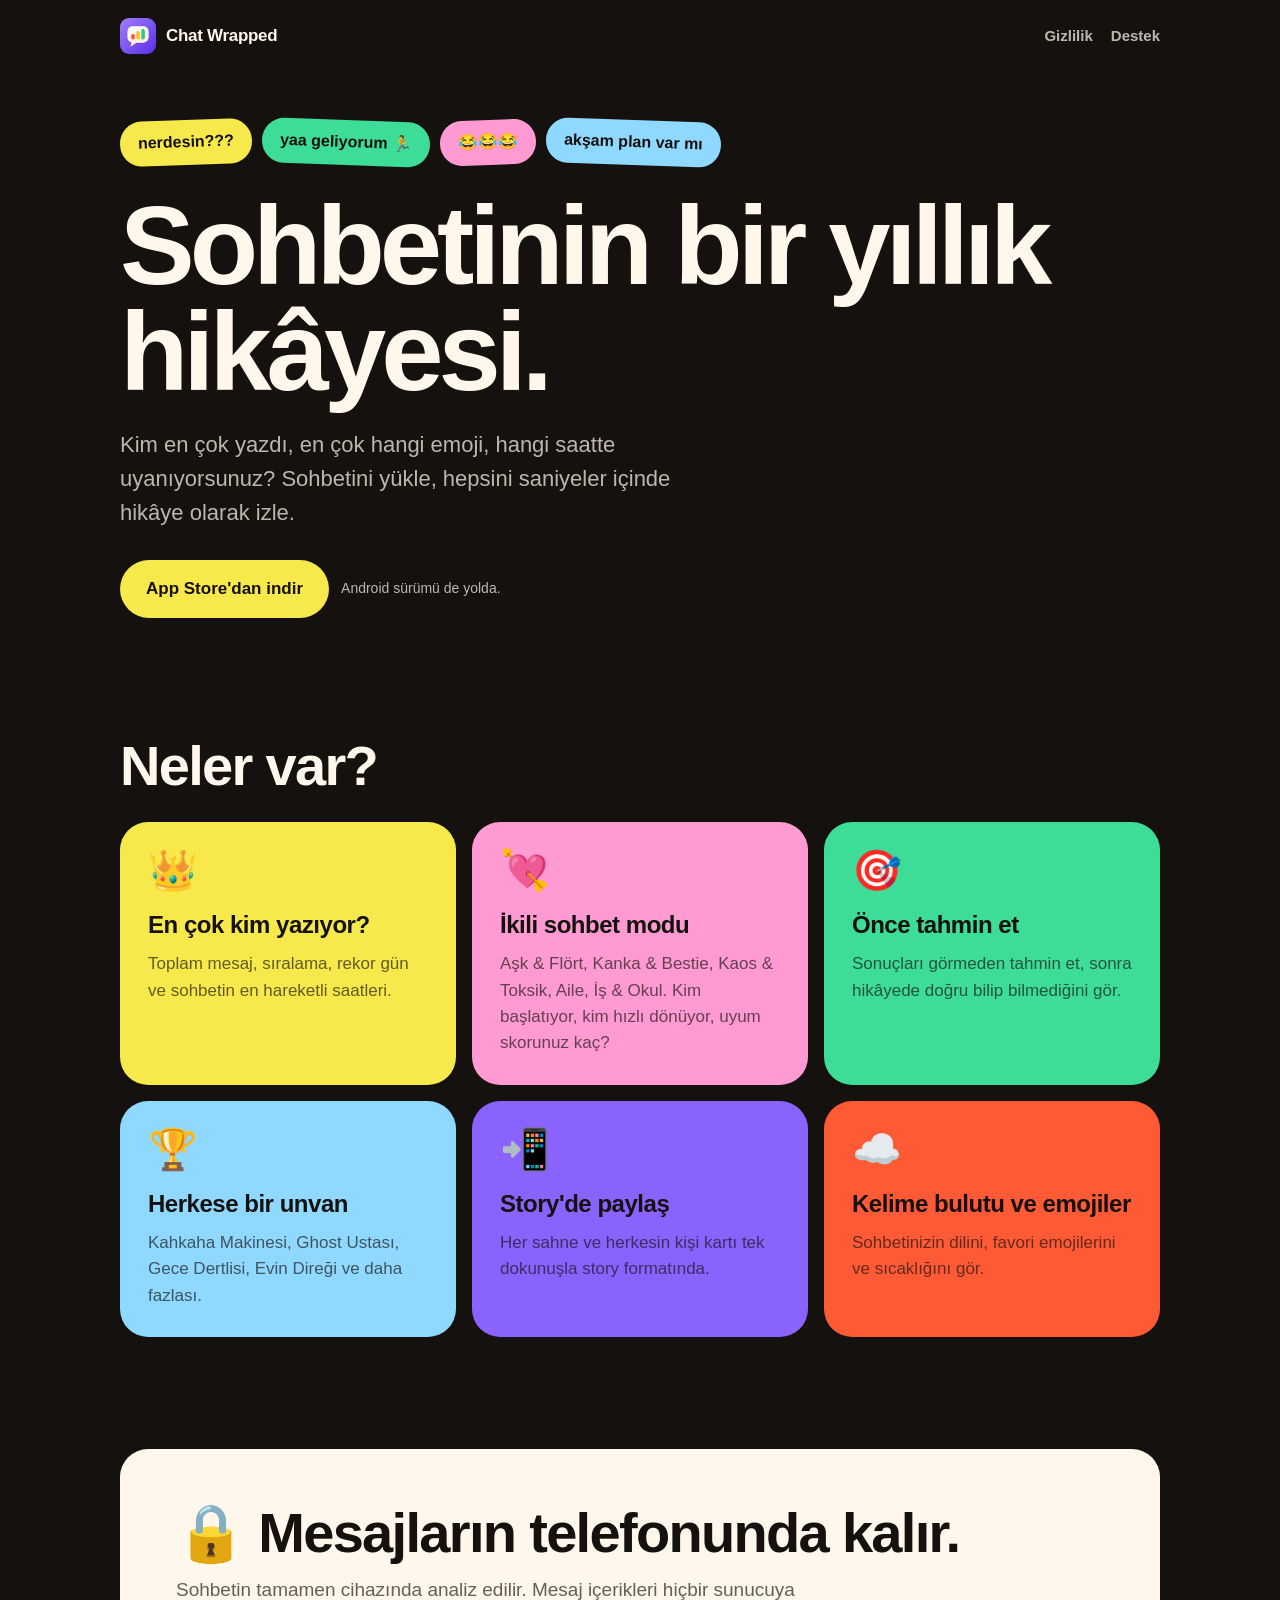
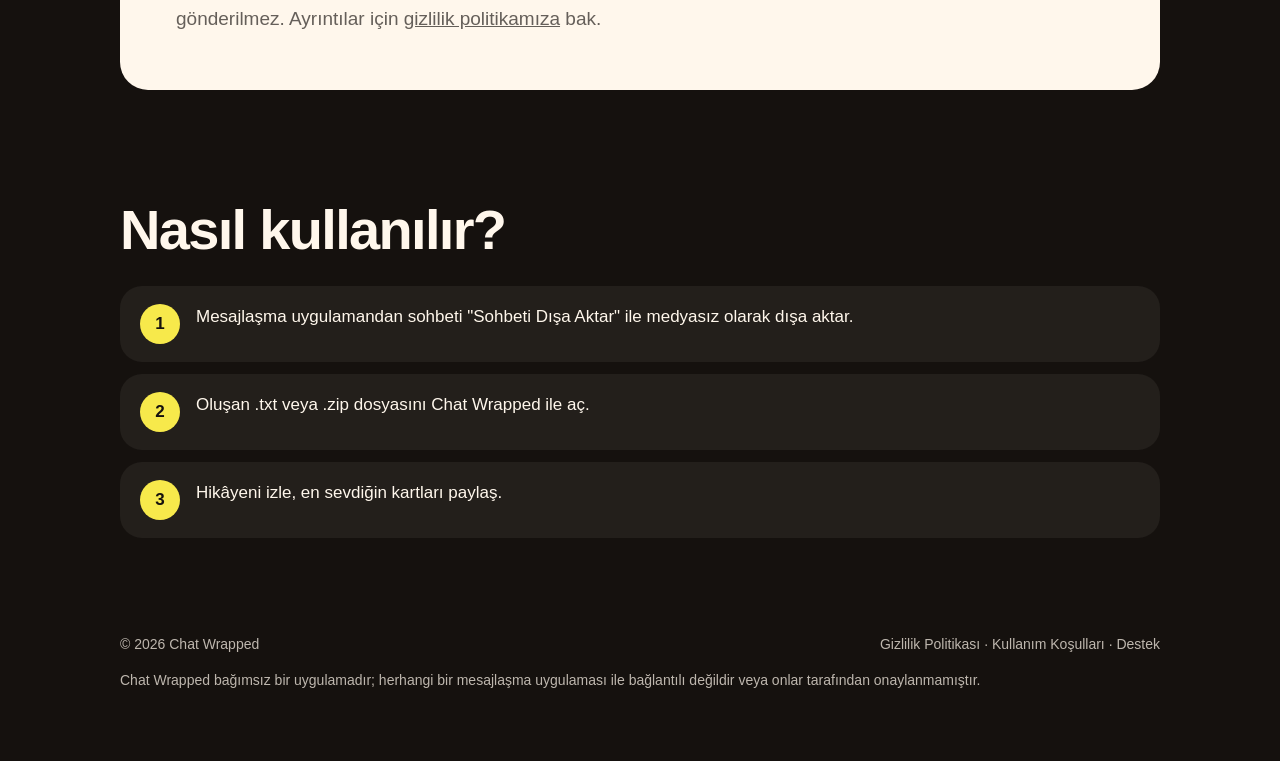
<file: index.html>
<!doctype html>
<html lang="tr">
<head>
  <meta charset="utf-8">
  <meta name="viewport" content="width=device-width, initial-scale=1">
  <title>Chat Wrapped — Sohbetinin yıllık hikâyesi</title>
  <meta name="description" content="Sohbetini yükle, yılın hikâyesini izle: en çok kim yazdı, favori emoji, hangi saatte uyanıyorsunuz. Analiz tamamen telefonunda yapılır.">
  <meta property="og:title" content="Chat Wrapped — Sohbetinin yıllık hikâyesi">
  <meta property="og:description" content="En çok kim yazdı? Favori emojin ne? Sohbetinin bir yılı, saniyeler içinde ve telefonundan çıkmadan.">
  <meta property="og:image" content="https://chatwrapped.fun/assets/icon.png">
  <meta property="og:url" content="https://chatwrapped.fun/">
  <meta name="theme-color" content="#15110E">
  <meta name="apple-itunes-app" content="app-id=6826620272">
  <link rel="icon" href="/assets/favicon.png">
  <link rel="apple-touch-icon" href="/assets/icon.png">
  <link rel="stylesheet" href="/assets/style.css">
</head>
<body>
  <header class="wrap nav">
    <a class="brand" href="/"><img src="/assets/icon.png" alt=""><span>Chat Wrapped</span></a>
    <nav class="nav-links">
      <a href="/gizlilik/">Gizlilik</a>
      <a href="/destek/">Destek</a>
    </nav>
  </header>

  <main>
    <section class="wrap hero">
      <div class="bubbles" aria-hidden="true">
        <span class="bubble bg-lemon">nerdesin???</span>
        <span class="bubble bg-mint">yaa geliyorum 🏃</span>
        <span class="bubble bg-pink">😂😂😂</span>
        <span class="bubble bg-sky">akşam plan var mı</span>
      </div>
      <h1>Sohbetinin bir yıllık hikâyesi.</h1>
      <p class="lead">Kim en çok yazdı, en çok hangi emoji, hangi saatte uyanıyorsunuz? Sohbetini yükle, hepsini saniyeler içinde hikâye olarak izle.</p>
      <div class="cta-row">
        <a class="btn" href="https://apps.apple.com/tr/app/chat-wrapped-mesaj-analizi/id6826620272?l=tr" rel="noopener">App Store'dan indir</a>
        <span class="soon">Android sürümü de yolda.</span>
      </div>
    </section>

    <section class="wrap section">
      <h2>Neler var?</h2>
      <div class="grid">
        <div class="card bg-lemon">
          <div class="emoji">👑</div>
          <h3>En çok kim yazıyor?</h3>
          <p>Toplam mesaj, sıralama, rekor gün ve sohbetin en hareketli saatleri.</p>
        </div>
        <div class="card bg-pink">
          <div class="emoji">💘</div>
          <h3>İkili sohbet modu</h3>
          <p>Aşk &amp; Flört, Kanka &amp; Bestie, Kaos &amp; Toksik, Aile, İş &amp; Okul. Kim başlatıyor, kim hızlı dönüyor, uyum skorunuz kaç?</p>
        </div>
        <div class="card bg-mint">
          <div class="emoji">🎯</div>
          <h3>Önce tahmin et</h3>
          <p>Sonuçları görmeden tahmin et, sonra hikâyede doğru bilip bilmediğini gör.</p>
        </div>
        <div class="card bg-sky">
          <div class="emoji">🏆</div>
          <h3>Herkese bir unvan</h3>
          <p>Kahkaha Makinesi, Ghost Ustası, Gece Dertlisi, Evin Direği ve daha fazlası.</p>
        </div>
        <div class="card bg-violet">
          <div class="emoji">📲</div>
          <h3>Story'de paylaş</h3>
          <p>Her sahne ve herkesin kişi kartı tek dokunuşla story formatında.</p>
        </div>
        <div class="card bg-tomato">
          <div class="emoji">☁️</div>
          <h3>Kelime bulutu ve emojiler</h3>
          <p>Sohbetinizin dilini, favori emojilerini ve sıcaklığını gör.</p>
        </div>
      </div>
    </section>

    <section class="wrap section">
      <div class="band">
        <h2>🔒 Mesajların telefonunda kalır.</h2>
        <p>Sohbetin tamamen cihazında analiz edilir. Mesaj içerikleri hiçbir sunucuya gönderilmez. Ayrıntılar için <a href="/gizlilik/">gizlilik politikamıza</a> bak.</p>
      </div>
    </section>

    <section class="wrap section">
      <h2>Nasıl kullanılır?</h2>
      <ol class="steps">
        <li>Mesajlaşma uygulamandan sohbeti "Sohbeti Dışa Aktar" ile medyasız olarak dışa aktar.</li>
        <li>Oluşan .txt veya .zip dosyasını Chat Wrapped ile aç.</li>
        <li>Hikâyeni izle, en sevdiğin kartları paylaş.</li>
      </ol>
    </section>
  </main>

  <footer class="wrap footer">
    <div class="row">
      <span>© 2026 Chat Wrapped</span>
      <span>
        <a href="/gizlilik/">Gizlilik Politikası</a> ·
        <a href="/kosullar/">Kullanım Koşulları</a> ·
        <a href="/destek/">Destek</a>
      </span>
    </div>
    <p>Chat Wrapped bağımsız bir uygulamadır; herhangi bir mesajlaşma uygulaması ile bağlantılı değildir veya onlar tarafından onaylanmamıştır.</p>
  </footer>
</body>
</html>
</file>
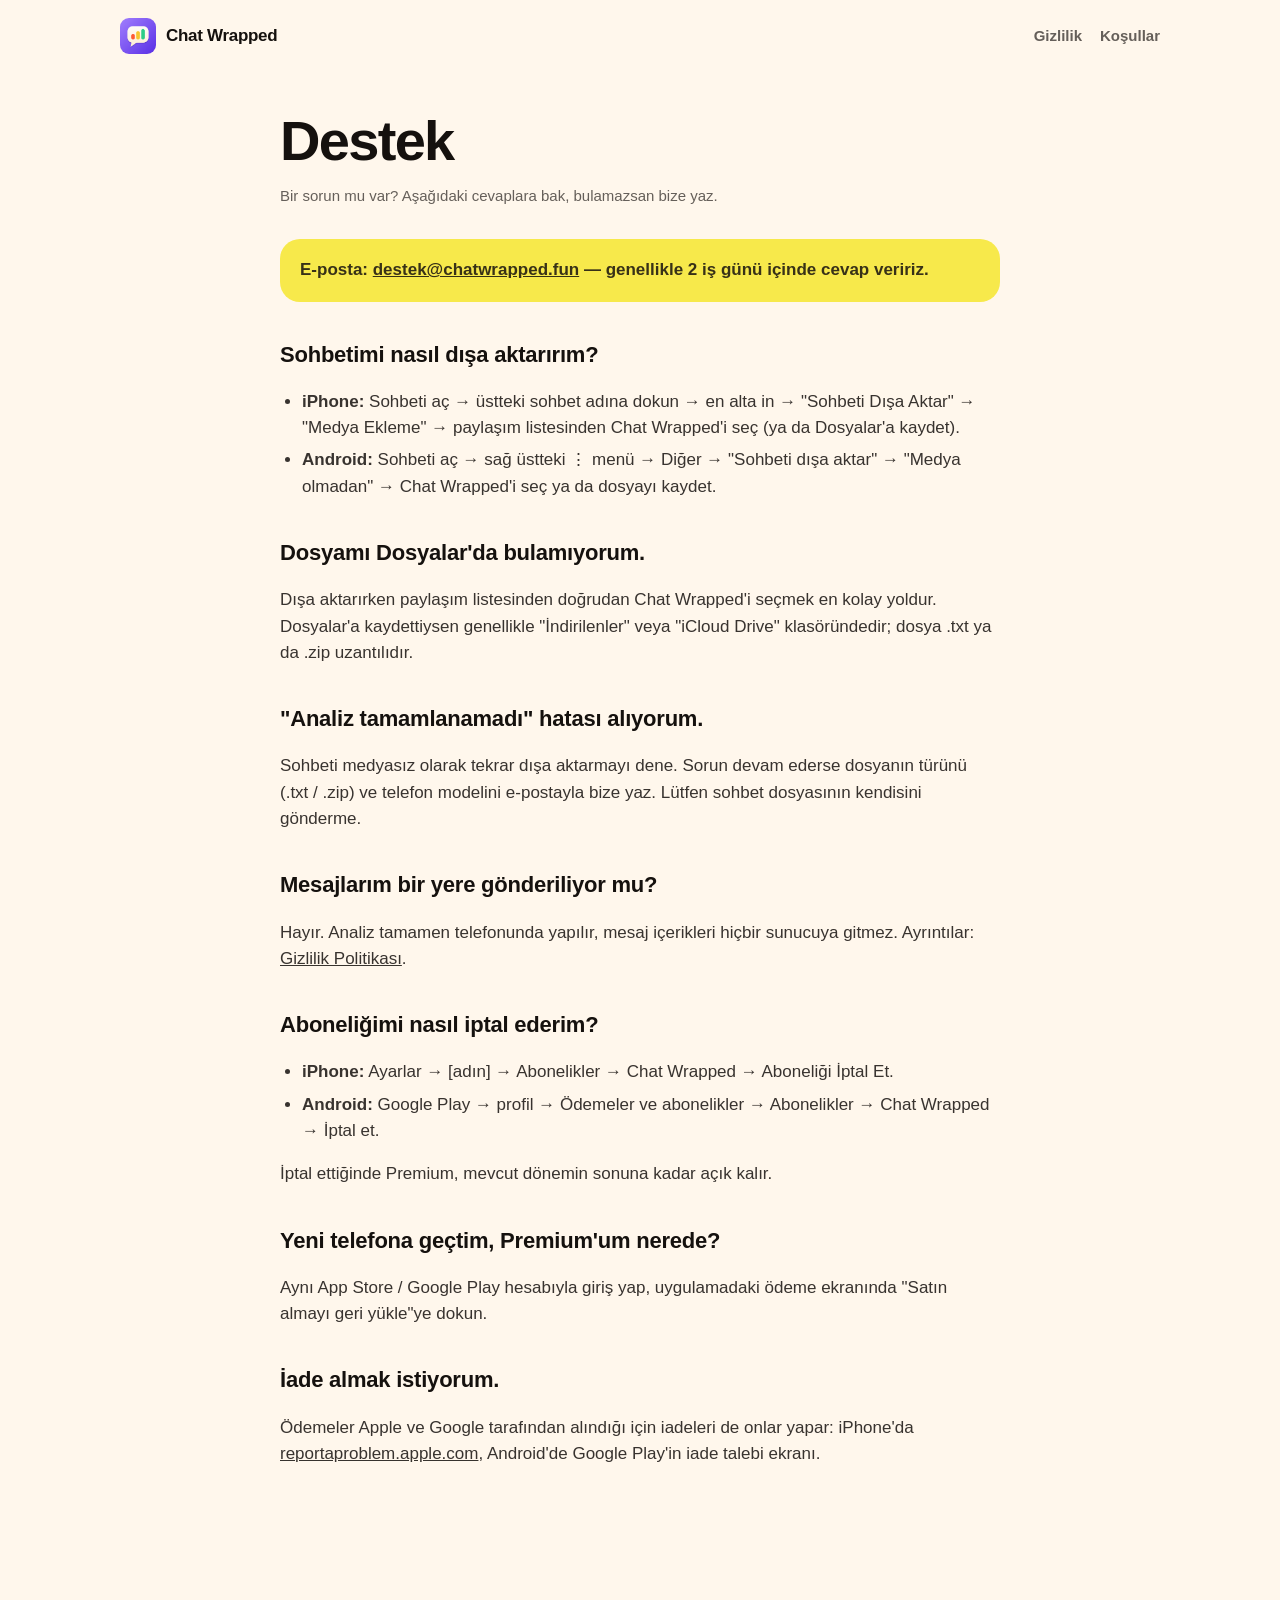
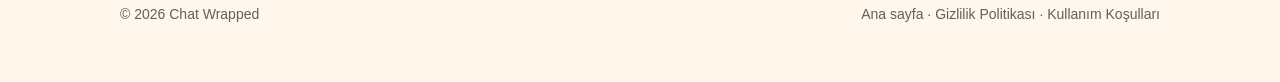
<file: destek/index.html>
<!doctype html>
<html lang="tr">
<head>
  <meta charset="utf-8">
  <meta name="viewport" content="width=device-width, initial-scale=1">
  <title>Destek — Chat Wrapped</title>
  <meta name="description" content="Chat Wrapped yardım ve sık sorulan sorular.">
  <meta name="theme-color" content="#FFF7EC">
  <link rel="icon" href="/assets/favicon.png">
  <link rel="stylesheet" href="/assets/style.css">
</head>
<body class="doc">
  <header class="wrap nav">
    <a class="brand" href="/"><img src="/assets/icon.png" alt=""><span>Chat Wrapped</span></a>
    <nav class="nav-links">
      <a href="/gizlilik/">Gizlilik</a>
      <a href="/kosullar/">Koşullar</a>
    </nav>
  </header>

  <main class="legal">
    <h1>Destek</h1>
    <p class="updated">Bir sorun mu var? Aşağıdaki cevaplara bak, bulamazsan bize yaz.</p>

    <p class="callout">E-posta: <a href="mailto:destek@chatwrapped.fun">destek@chatwrapped.fun</a> — genellikle 2 iş günü içinde cevap veririz.</p>

    <h2>Sohbetimi nasıl dışa aktarırım?</h2>
    <ul>
      <li><strong>iPhone:</strong> Sohbeti aç → üstteki sohbet adına dokun → en alta in → "Sohbeti Dışa Aktar" → "Medya Ekleme" → paylaşım listesinden Chat Wrapped'i seç (ya da Dosyalar'a kaydet).</li>
      <li><strong>Android:</strong> Sohbeti aç → sağ üstteki ⋮ menü → Diğer → "Sohbeti dışa aktar" → "Medya olmadan" → Chat Wrapped'i seç ya da dosyayı kaydet.</li>
    </ul>

    <h2>Dosyamı Dosyalar'da bulamıyorum.</h2>
    <p>Dışa aktarırken paylaşım listesinden doğrudan Chat Wrapped'i seçmek en kolay yoldur. Dosyalar'a kaydettiysen genellikle "İndirilenler" veya "iCloud Drive" klasöründedir; dosya .txt ya da .zip uzantılıdır.</p>

    <h2>"Analiz tamamlanamadı" hatası alıyorum.</h2>
    <p>Sohbeti medyasız olarak tekrar dışa aktarmayı dene. Sorun devam ederse dosyanın türünü (.txt / .zip) ve telefon modelini e-postayla bize yaz. Lütfen sohbet dosyasının kendisini gönderme.</p>

    <h2>Mesajlarım bir yere gönderiliyor mu?</h2>
    <p>Hayır. Analiz tamamen telefonunda yapılır, mesaj içerikleri hiçbir sunucuya gitmez. Ayrıntılar: <a href="/gizlilik/">Gizlilik Politikası</a>.</p>

    <h2>Aboneliğimi nasıl iptal ederim?</h2>
    <ul>
      <li><strong>iPhone:</strong> Ayarlar → [adın] → Abonelikler → Chat Wrapped → Aboneliği İptal Et.</li>
      <li><strong>Android:</strong> Google Play → profil → Ödemeler ve abonelikler → Abonelikler → Chat Wrapped → İptal et.</li>
    </ul>
    <p>İptal ettiğinde Premium, mevcut dönemin sonuna kadar açık kalır.</p>

    <h2>Yeni telefona geçtim, Premium'um nerede?</h2>
    <p>Aynı App Store / Google Play hesabıyla giriş yap, uygulamadaki ödeme ekranında "Satın almayı geri yükle"ye dokun.</p>

    <h2>İade almak istiyorum.</h2>
    <p>Ödemeler Apple ve Google tarafından alındığı için iadeleri de onlar yapar: iPhone'da <a href="https://reportaproblem.apple.com" rel="noopener">reportaproblem.apple.com</a>, Android'de Google Play'in iade talebi ekranı.</p>
  </main>

  <footer class="wrap footer">
    <div class="row">
      <span>© 2026 Chat Wrapped</span>
      <span><a href="/">Ana sayfa</a> · <a href="/gizlilik/">Gizlilik Politikası</a> · <a href="/kosullar/">Kullanım Koşulları</a></span>
    </div>
  </footer>
</body>
</html>
</file>
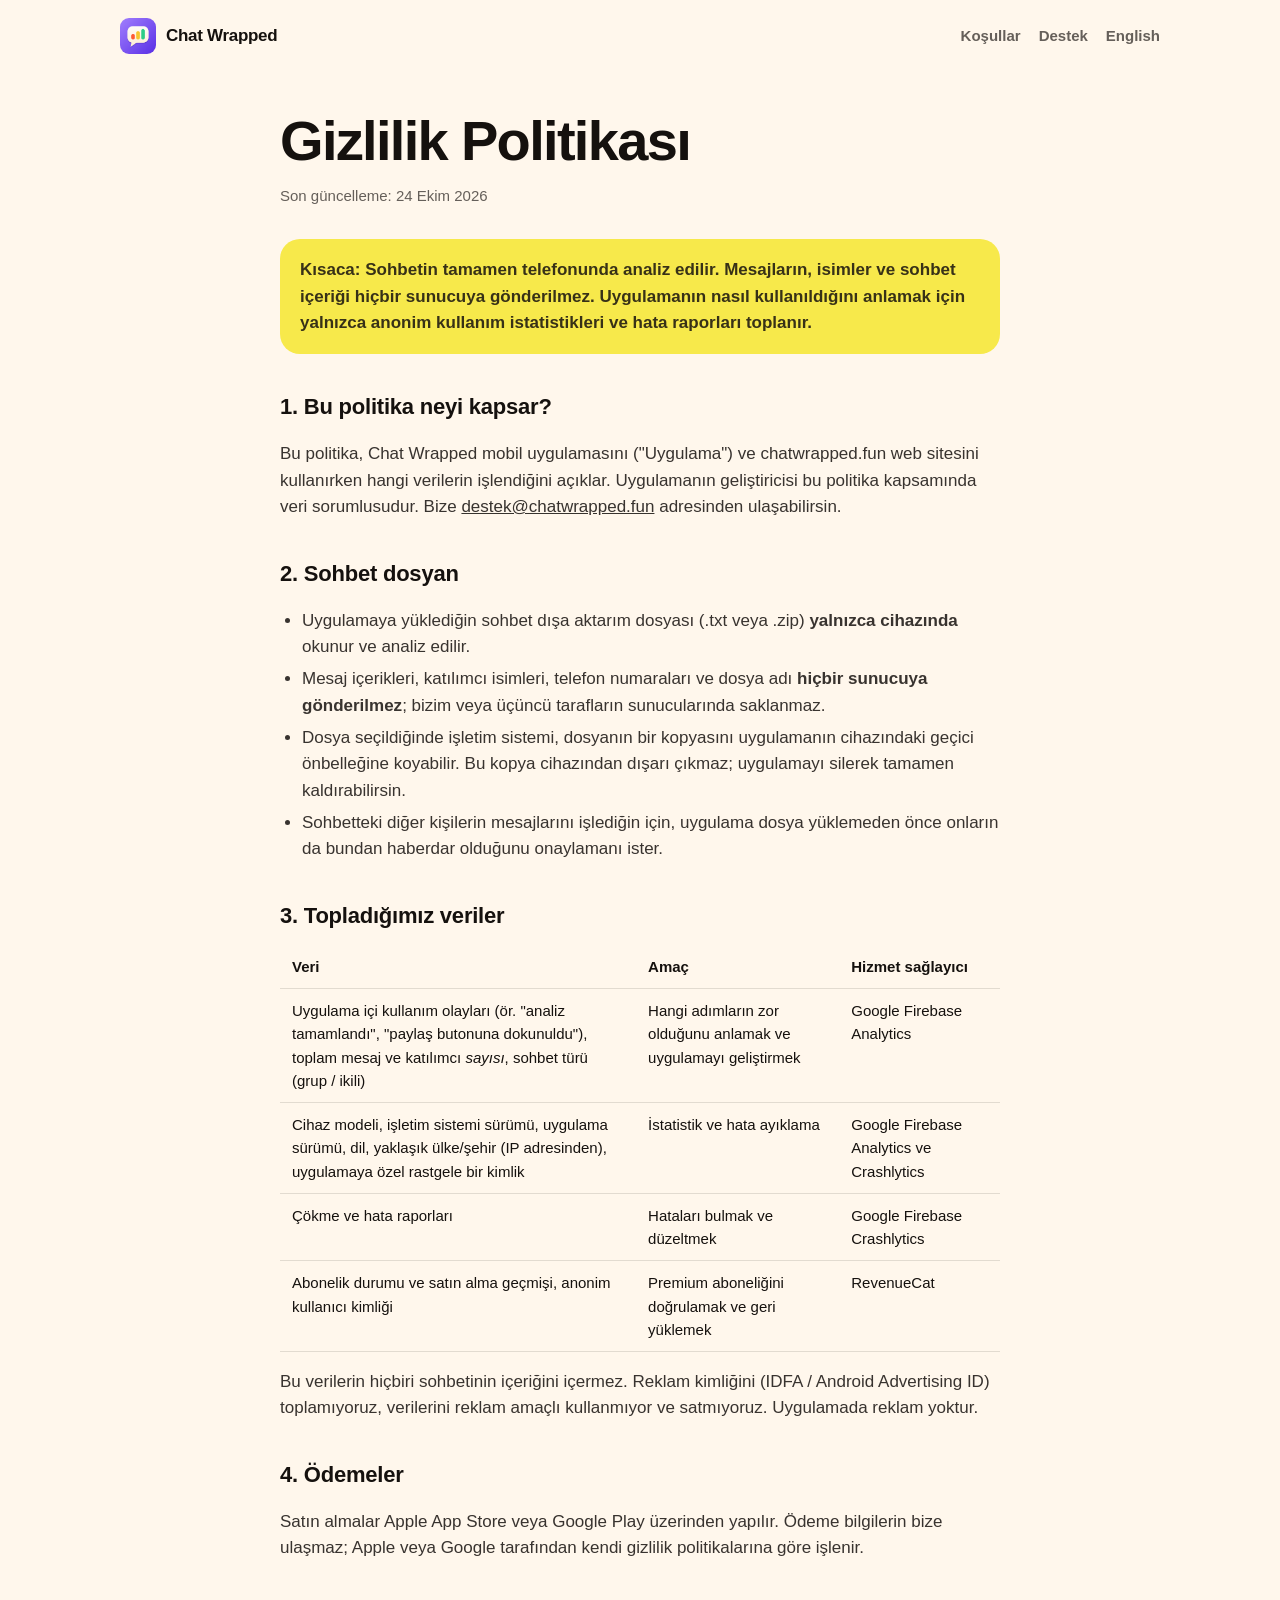
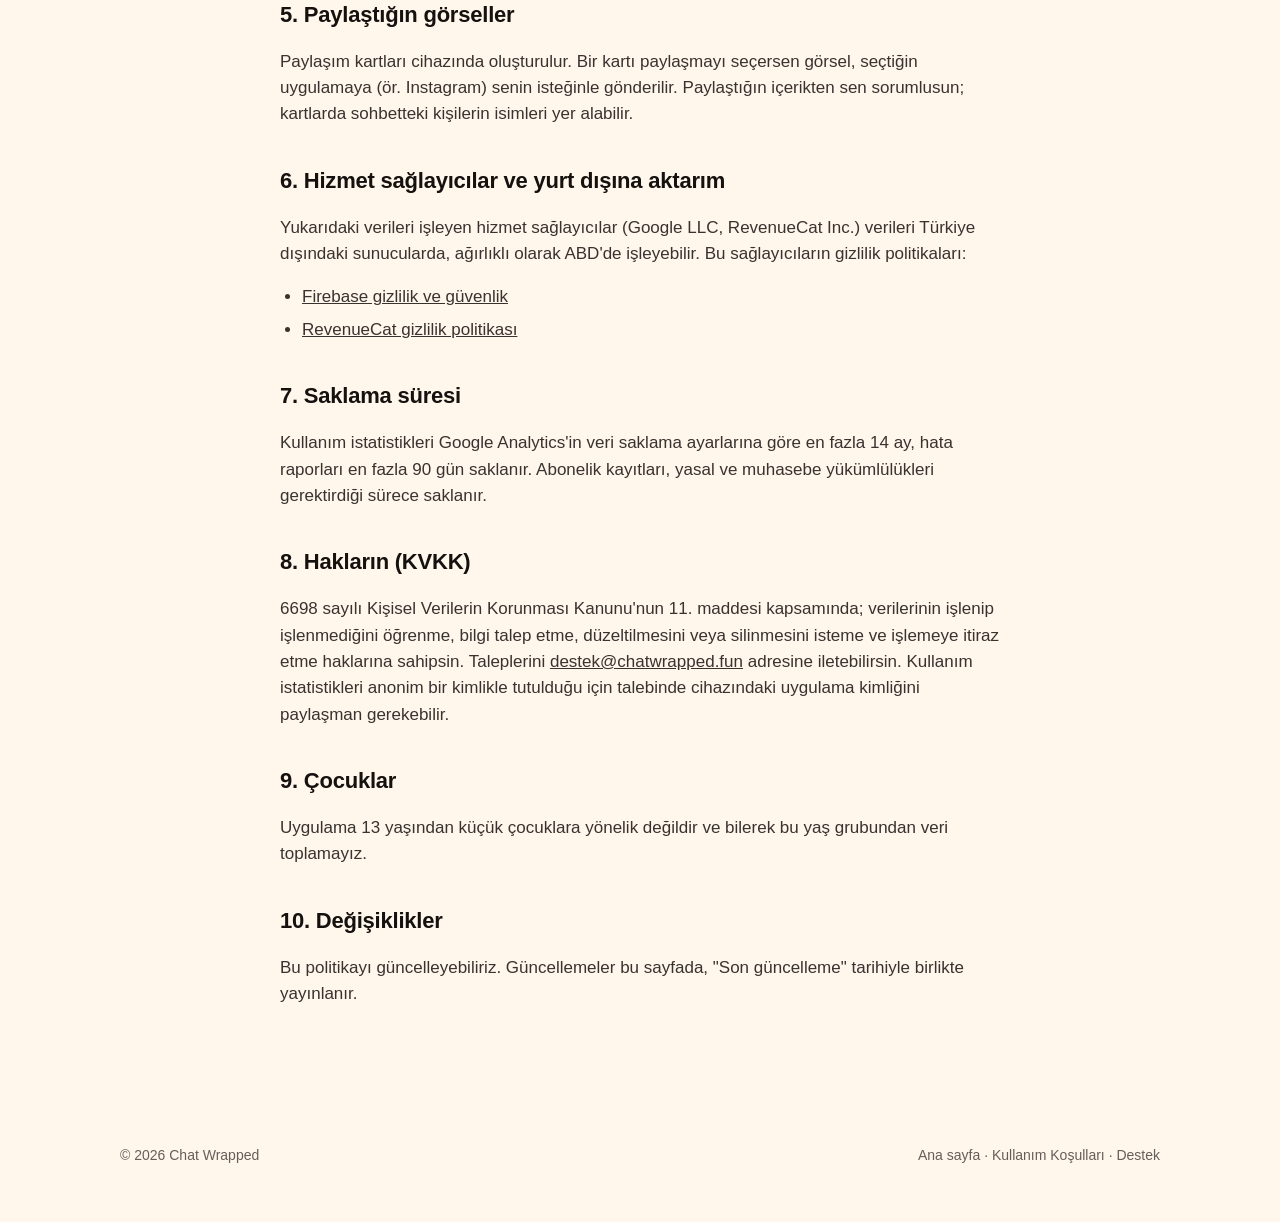
<file: gizlilik/index.html>
<!doctype html>
<html lang="tr">
<head>
  <meta charset="utf-8">
  <meta name="viewport" content="width=device-width, initial-scale=1">
  <title>Gizlilik Politikası — Chat Wrapped</title>
  <meta name="description" content="Chat Wrapped gizlilik politikası: sohbetin cihazında analiz edilir, mesaj içerikleri sunucuya gönderilmez.">
  <meta name="theme-color" content="#FFF7EC">
  <link rel="icon" href="/assets/favicon.png">
  <link rel="stylesheet" href="/assets/style.css">
</head>
<body class="doc">
  <header class="wrap nav">
    <a class="brand" href="/"><img src="/assets/icon.png" alt=""><span>Chat Wrapped</span></a>
    <nav class="nav-links">
      <a href="/kosullar/">Koşullar</a>
      <a href="/destek/">Destek</a>
      <a href="/en/privacy/" hreflang="en" lang="en">English</a>
    </nav>
  </header>

  <main class="legal">
    <h1>Gizlilik Politikası</h1>
    <p class="updated">Son güncelleme: 24 Ekim 2026</p>

    <p class="callout">Kısaca: Sohbetin tamamen telefonunda analiz edilir. Mesajların, isimler ve sohbet içeriği hiçbir sunucuya gönderilmez. Uygulamanın nasıl kullanıldığını anlamak için yalnızca anonim kullanım istatistikleri ve hata raporları toplanır.</p>

    <h2>1. Bu politika neyi kapsar?</h2>
    <p>Bu politika, Chat Wrapped mobil uygulamasını ("Uygulama") ve chatwrapped.fun web sitesini kullanırken hangi verilerin işlendiğini açıklar. Uygulamanın geliştiricisi bu politika kapsamında veri sorumlusudur. Bize <a href="mailto:destek@chatwrapped.fun">destek@chatwrapped.fun</a> adresinden ulaşabilirsin.</p>

    <h2>2. Sohbet dosyan</h2>
    <ul>
      <li>Uygulamaya yüklediğin sohbet dışa aktarım dosyası (.txt veya .zip) <strong>yalnızca cihazında</strong> okunur ve analiz edilir.</li>
      <li>Mesaj içerikleri, katılımcı isimleri, telefon numaraları ve dosya adı <strong>hiçbir sunucuya gönderilmez</strong>; bizim veya üçüncü tarafların sunucularında saklanmaz.</li>
      <li>Dosya seçildiğinde işletim sistemi, dosyanın bir kopyasını uygulamanın cihazındaki geçici önbelleğine koyabilir. Bu kopya cihazından dışarı çıkmaz; uygulamayı silerek tamamen kaldırabilirsin.</li>
      <li>Sohbetteki diğer kişilerin mesajlarını işlediğin için, uygulama dosya yüklemeden önce onların da bundan haberdar olduğunu onaylamanı ister.</li>
    </ul>

    <h2>3. Topladığımız veriler</h2>
    <table>
      <thead>
        <tr><th>Veri</th><th>Amaç</th><th>Hizmet sağlayıcı</th></tr>
      </thead>
      <tbody>
        <tr>
          <td>Uygulama içi kullanım olayları (ör. "analiz tamamlandı", "paylaş butonuna dokunuldu"), toplam mesaj ve katılımcı <em>sayısı</em>, sohbet türü (grup / ikili)</td>
          <td>Hangi adımların zor olduğunu anlamak ve uygulamayı geliştirmek</td>
          <td>Google Firebase Analytics</td>
        </tr>
        <tr>
          <td>Cihaz modeli, işletim sistemi sürümü, uygulama sürümü, dil, yaklaşık ülke/şehir (IP adresinden), uygulamaya özel rastgele bir kimlik</td>
          <td>İstatistik ve hata ayıklama</td>
          <td>Google Firebase Analytics ve Crashlytics</td>
        </tr>
        <tr>
          <td>Çökme ve hata raporları</td>
          <td>Hataları bulmak ve düzeltmek</td>
          <td>Google Firebase Crashlytics</td>
        </tr>
        <tr>
          <td>Abonelik durumu ve satın alma geçmişi, anonim kullanıcı kimliği</td>
          <td>Premium aboneliğini doğrulamak ve geri yüklemek</td>
          <td>RevenueCat</td>
        </tr>
      </tbody>
    </table>
    <p>Bu verilerin hiçbiri sohbetinin içeriğini içermez. Reklam kimliğini (IDFA / Android Advertising ID) toplamıyoruz, verilerini reklam amaçlı kullanmıyor ve satmıyoruz. Uygulamada reklam yoktur.</p>

    <h2>4. Ödemeler</h2>
    <p>Satın almalar Apple App Store veya Google Play üzerinden yapılır. Ödeme bilgilerin bize ulaşmaz; Apple veya Google tarafından kendi gizlilik politikalarına göre işlenir.</p>

    <h2>5. Paylaştığın görseller</h2>
    <p>Paylaşım kartları cihazında oluşturulur. Bir kartı paylaşmayı seçersen görsel, seçtiğin uygulamaya (ör. Instagram) senin isteğinle gönderilir. Paylaştığın içerikten sen sorumlusun; kartlarda sohbetteki kişilerin isimleri yer alabilir.</p>

    <h2>6. Hizmet sağlayıcılar ve yurt dışına aktarım</h2>
    <p>Yukarıdaki verileri işleyen hizmet sağlayıcılar (Google LLC, RevenueCat Inc.) verileri Türkiye dışındaki sunucularda, ağırlıklı olarak ABD'de işleyebilir. Bu sağlayıcıların gizlilik politikaları:</p>
    <ul>
      <li><a href="https://firebase.google.com/support/privacy" rel="noopener">Firebase gizlilik ve güvenlik</a></li>
      <li><a href="https://www.revenuecat.com/privacy" rel="noopener">RevenueCat gizlilik politikası</a></li>
    </ul>

    <h2>7. Saklama süresi</h2>
    <p>Kullanım istatistikleri Google Analytics'in veri saklama ayarlarına göre en fazla 14 ay, hata raporları en fazla 90 gün saklanır. Abonelik kayıtları, yasal ve muhasebe yükümlülükleri gerektirdiği sürece saklanır.</p>

    <h2>8. Hakların (KVKK)</h2>
    <p>6698 sayılı Kişisel Verilerin Korunması Kanunu'nun 11. maddesi kapsamında; verilerinin işlenip işlenmediğini öğrenme, bilgi talep etme, düzeltilmesini veya silinmesini isteme ve işlemeye itiraz etme haklarına sahipsin. Taleplerini <a href="mailto:destek@chatwrapped.fun">destek@chatwrapped.fun</a> adresine iletebilirsin. Kullanım istatistikleri anonim bir kimlikle tutulduğu için talebinde cihazındaki uygulama kimliğini paylaşman gerekebilir.</p>

    <h2>9. Çocuklar</h2>
    <p>Uygulama 13 yaşından küçük çocuklara yönelik değildir ve bilerek bu yaş grubundan veri toplamayız.</p>

    <h2>10. Değişiklikler</h2>
    <p>Bu politikayı güncelleyebiliriz. Güncellemeler bu sayfada, "Son güncelleme" tarihiyle birlikte yayınlanır.</p>
  </main>

  <footer class="wrap footer">
    <div class="row">
      <span>© 2026 Chat Wrapped</span>
      <span><a href="/">Ana sayfa</a> · <a href="/kosullar/">Kullanım Koşulları</a> · <a href="/destek/">Destek</a></span>
    </div>
  </footer>
</body>
</html>
</file>
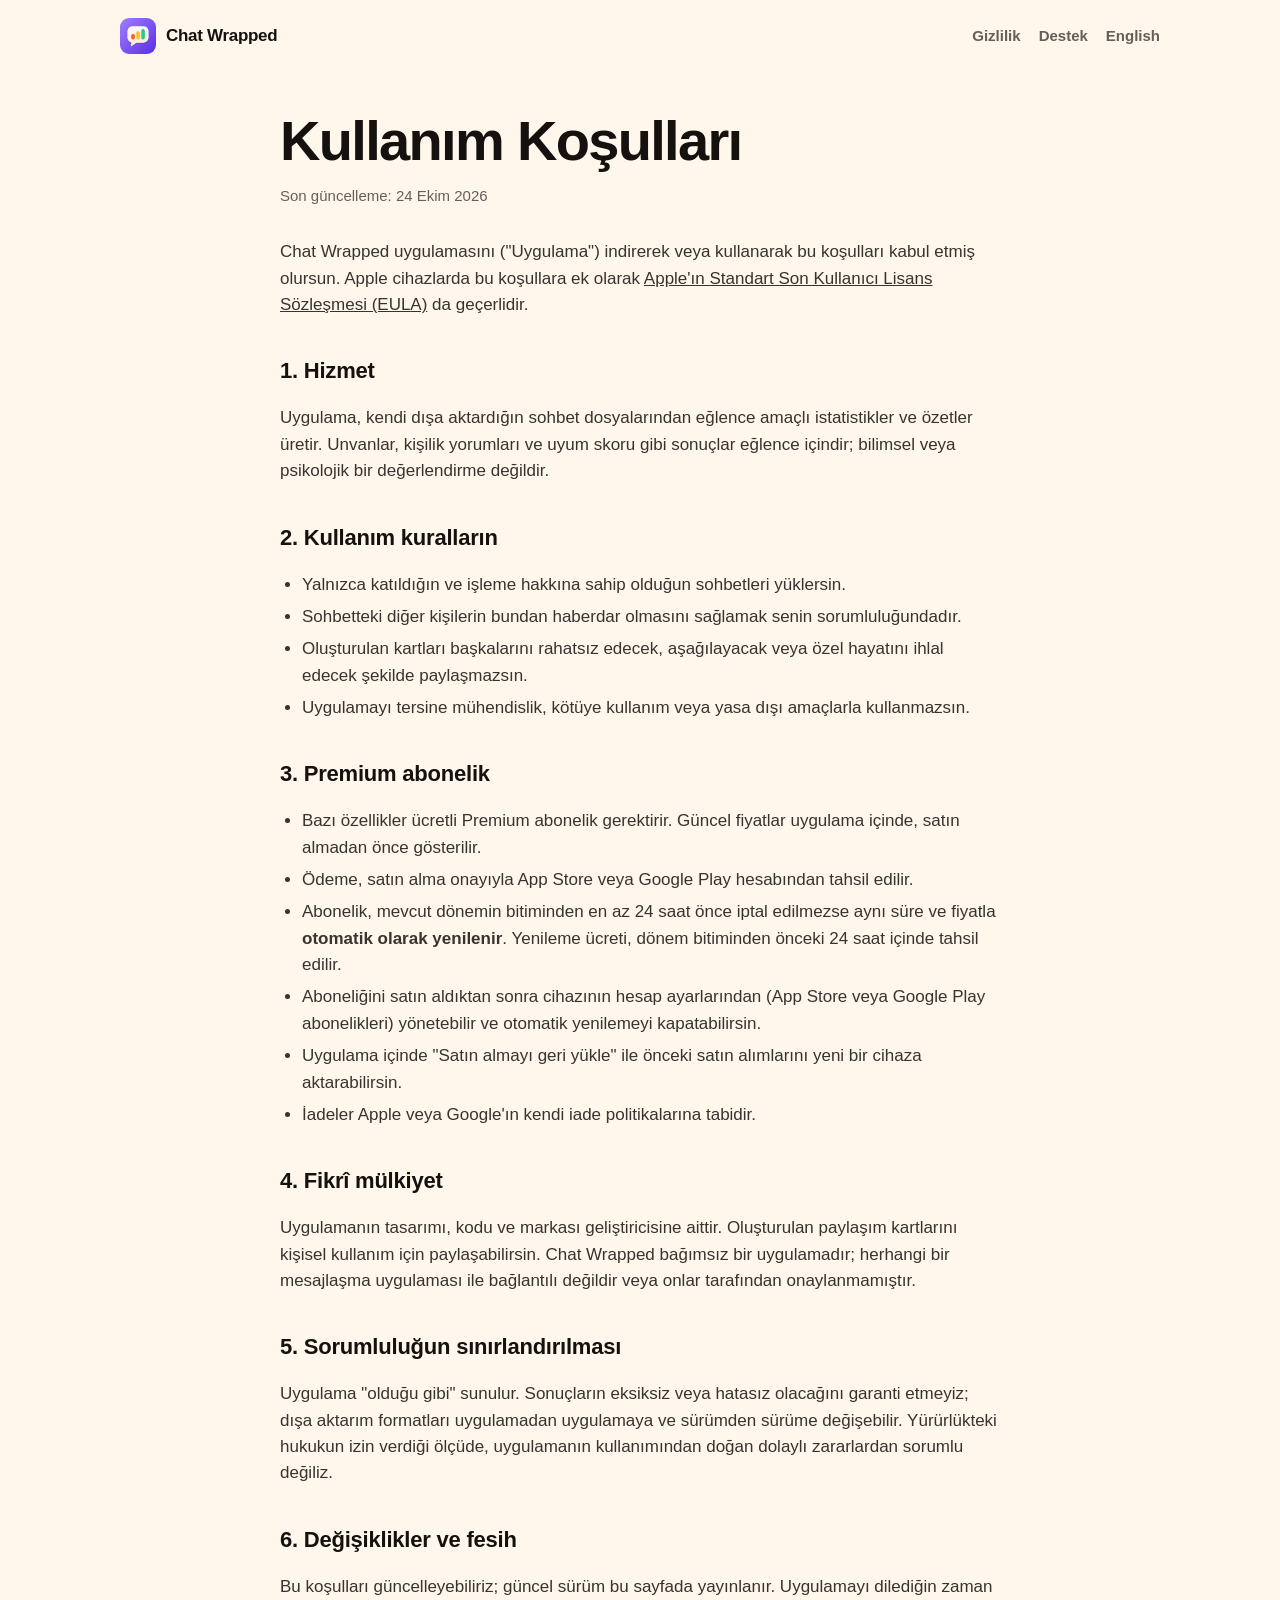
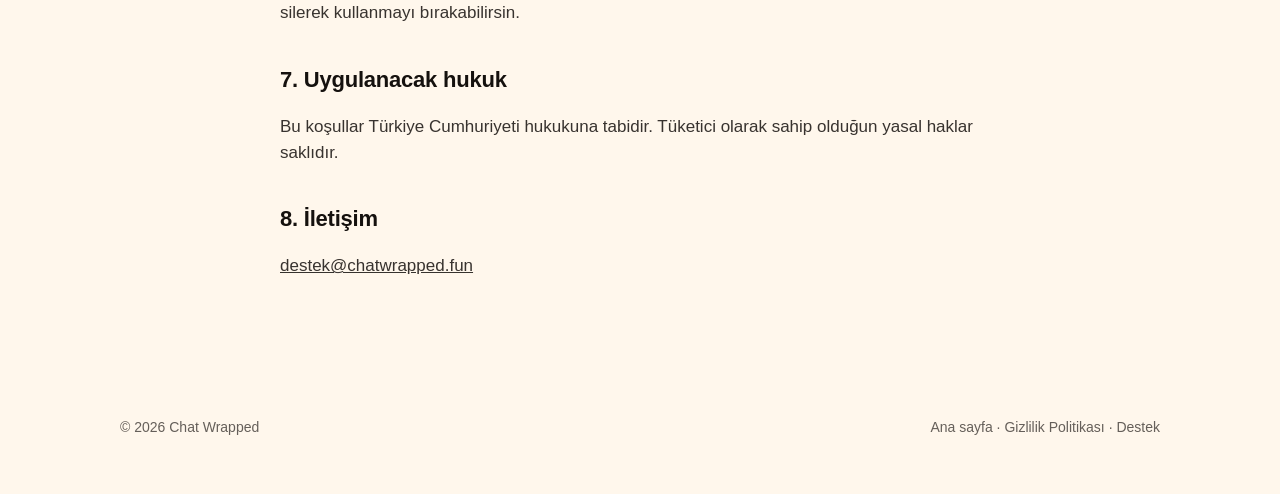
<file: kosullar/index.html>
<!doctype html>
<html lang="tr">
<head>
  <meta charset="utf-8">
  <meta name="viewport" content="width=device-width, initial-scale=1">
  <title>Kullanım Koşulları — Chat Wrapped</title>
  <meta name="description" content="Chat Wrapped kullanım koşulları ve abonelik şartları.">
  <meta name="theme-color" content="#FFF7EC">
  <link rel="icon" href="/assets/favicon.png">
  <link rel="stylesheet" href="/assets/style.css">
</head>
<body class="doc">
  <header class="wrap nav">
    <a class="brand" href="/"><img src="/assets/icon.png" alt=""><span>Chat Wrapped</span></a>
    <nav class="nav-links">
      <a href="/gizlilik/">Gizlilik</a>
      <a href="/destek/">Destek</a>
      <a href="/en/terms/" hreflang="en" lang="en">English</a>
    </nav>
  </header>

  <main class="legal">
    <h1>Kullanım Koşulları</h1>
    <p class="updated">Son güncelleme: 24 Ekim 2026</p>

    <p>Chat Wrapped uygulamasını ("Uygulama") indirerek veya kullanarak bu koşulları kabul etmiş olursun. Apple cihazlarda bu koşullara ek olarak <a href="https://www.apple.com/legal/internet-services/itunes/dev/stdeula/" rel="noopener">Apple'ın Standart Son Kullanıcı Lisans Sözleşmesi (EULA)</a> da geçerlidir.</p>

    <h2>1. Hizmet</h2>
    <p>Uygulama, kendi dışa aktardığın sohbet dosyalarından eğlence amaçlı istatistikler ve özetler üretir. Unvanlar, kişilik yorumları ve uyum skoru gibi sonuçlar eğlence içindir; bilimsel veya psikolojik bir değerlendirme değildir.</p>

    <h2>2. Kullanım kuralların</h2>
    <ul>
      <li>Yalnızca katıldığın ve işleme hakkına sahip olduğun sohbetleri yüklersin.</li>
      <li>Sohbetteki diğer kişilerin bundan haberdar olmasını sağlamak senin sorumluluğundadır.</li>
      <li>Oluşturulan kartları başkalarını rahatsız edecek, aşağılayacak veya özel hayatını ihlal edecek şekilde paylaşmazsın.</li>
      <li>Uygulamayı tersine mühendislik, kötüye kullanım veya yasa dışı amaçlarla kullanmazsın.</li>
    </ul>

    <h2>3. Premium abonelik</h2>
    <ul>
      <li>Bazı özellikler ücretli Premium abonelik gerektirir. Güncel fiyatlar uygulama içinde, satın almadan önce gösterilir.</li>
      <li>Ödeme, satın alma onayıyla App Store veya Google Play hesabından tahsil edilir.</li>
      <li>Abonelik, mevcut dönemin bitiminden en az 24 saat önce iptal edilmezse aynı süre ve fiyatla <strong>otomatik olarak yenilenir</strong>. Yenileme ücreti, dönem bitiminden önceki 24 saat içinde tahsil edilir.</li>
      <li>Aboneliğini satın aldıktan sonra cihazının hesap ayarlarından (App Store veya Google Play abonelikleri) yönetebilir ve otomatik yenilemeyi kapatabilirsin.</li>
      <li>Uygulama içinde "Satın almayı geri yükle" ile önceki satın alımlarını yeni bir cihaza aktarabilirsin.</li>
      <li>İadeler Apple veya Google'ın kendi iade politikalarına tabidir.</li>
    </ul>

    <h2>4. Fikrî mülkiyet</h2>
    <p>Uygulamanın tasarımı, kodu ve markası geliştiricisine aittir. Oluşturulan paylaşım kartlarını kişisel kullanım için paylaşabilirsin. Chat Wrapped bağımsız bir uygulamadır; herhangi bir mesajlaşma uygulaması ile bağlantılı değildir veya onlar tarafından onaylanmamıştır.</p>

    <h2>5. Sorumluluğun sınırlandırılması</h2>
    <p>Uygulama "olduğu gibi" sunulur. Sonuçların eksiksiz veya hatasız olacağını garanti etmeyiz; dışa aktarım formatları uygulamadan uygulamaya ve sürümden sürüme değişebilir. Yürürlükteki hukukun izin verdiği ölçüde, uygulamanın kullanımından doğan dolaylı zararlardan sorumlu değiliz.</p>

    <h2>6. Değişiklikler ve fesih</h2>
    <p>Bu koşulları güncelleyebiliriz; güncel sürüm bu sayfada yayınlanır. Uygulamayı dilediğin zaman silerek kullanmayı bırakabilirsin.</p>

    <h2>7. Uygulanacak hukuk</h2>
    <p>Bu koşullar Türkiye Cumhuriyeti hukukuna tabidir. Tüketici olarak sahip olduğun yasal haklar saklıdır.</p>

    <h2>8. İletişim</h2>
    <p><a href="mailto:destek@chatwrapped.fun">destek@chatwrapped.fun</a></p>
  </main>

  <footer class="wrap footer">
    <div class="row">
      <span>© 2026 Chat Wrapped</span>
      <span><a href="/">Ana sayfa</a> · <a href="/gizlilik/">Gizlilik Politikası</a> · <a href="/destek/">Destek</a></span>
    </div>
  </footer>
</body>
</html>
</file>
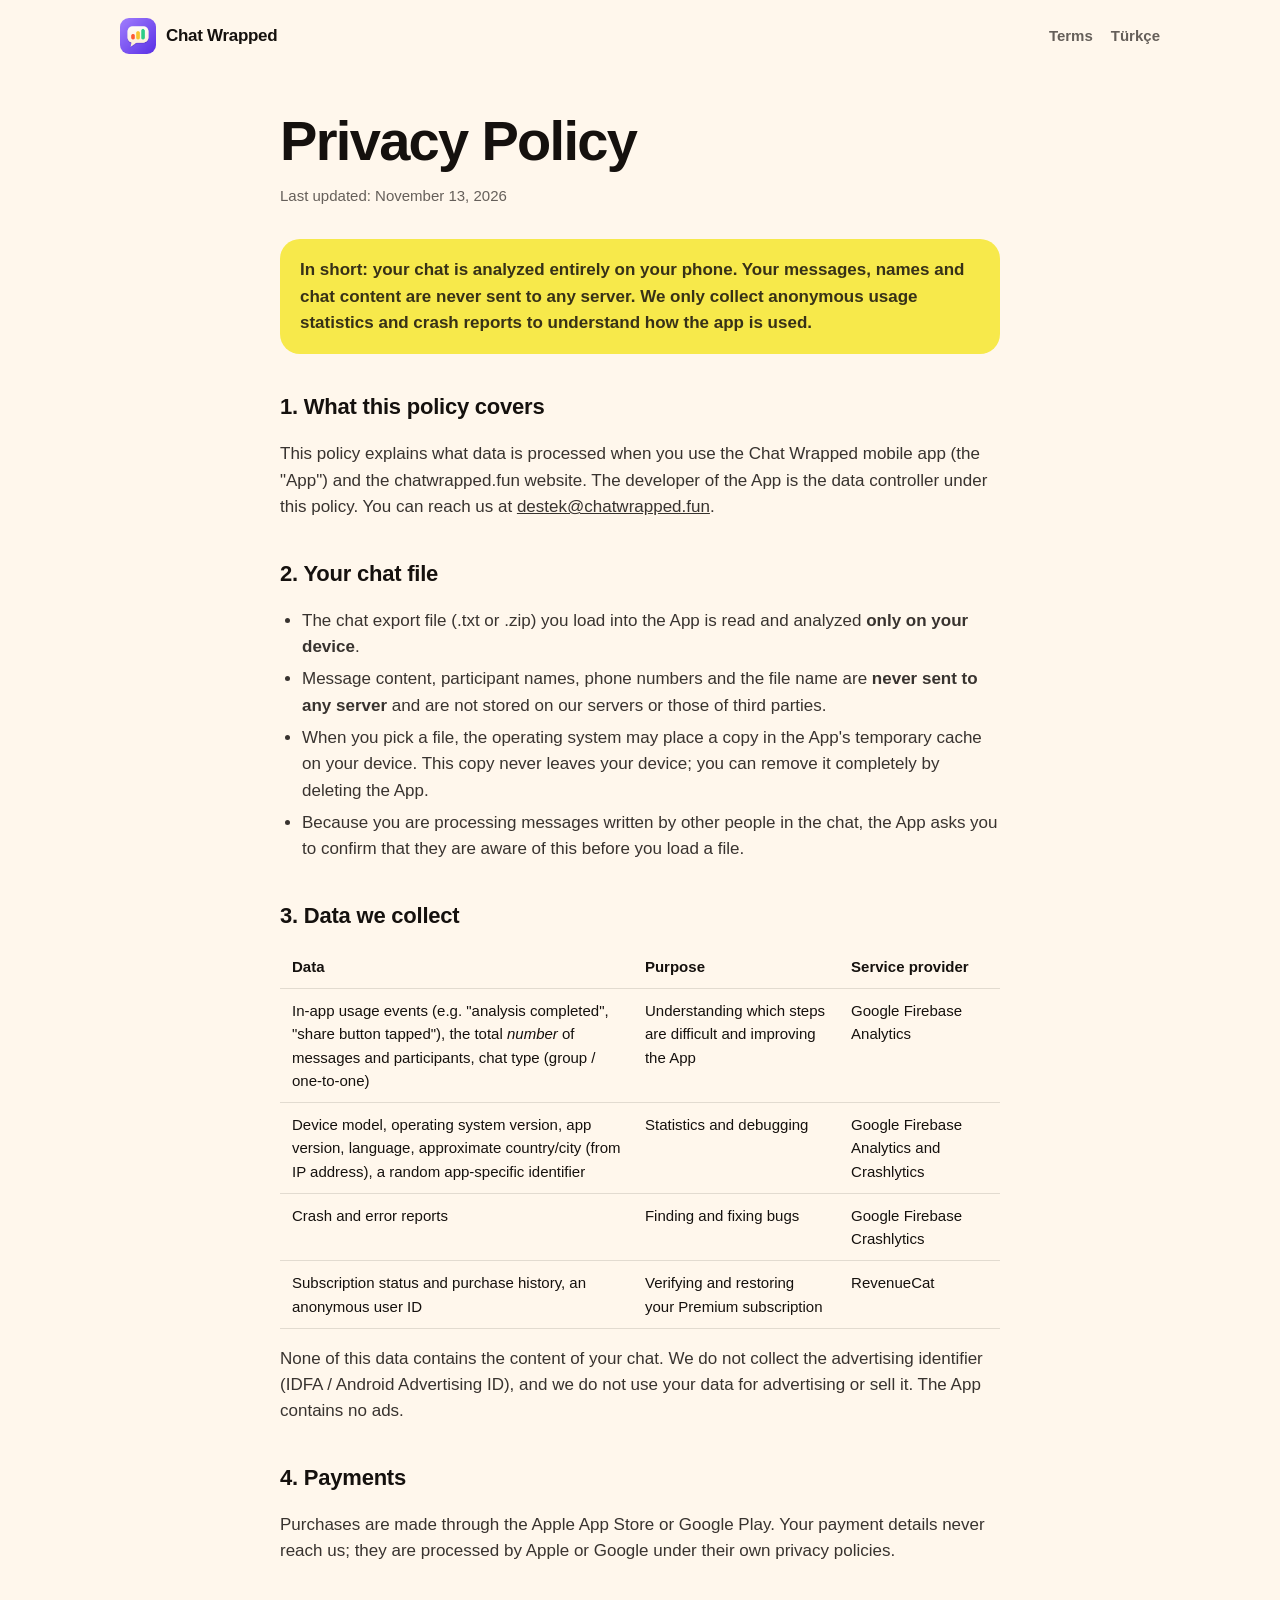
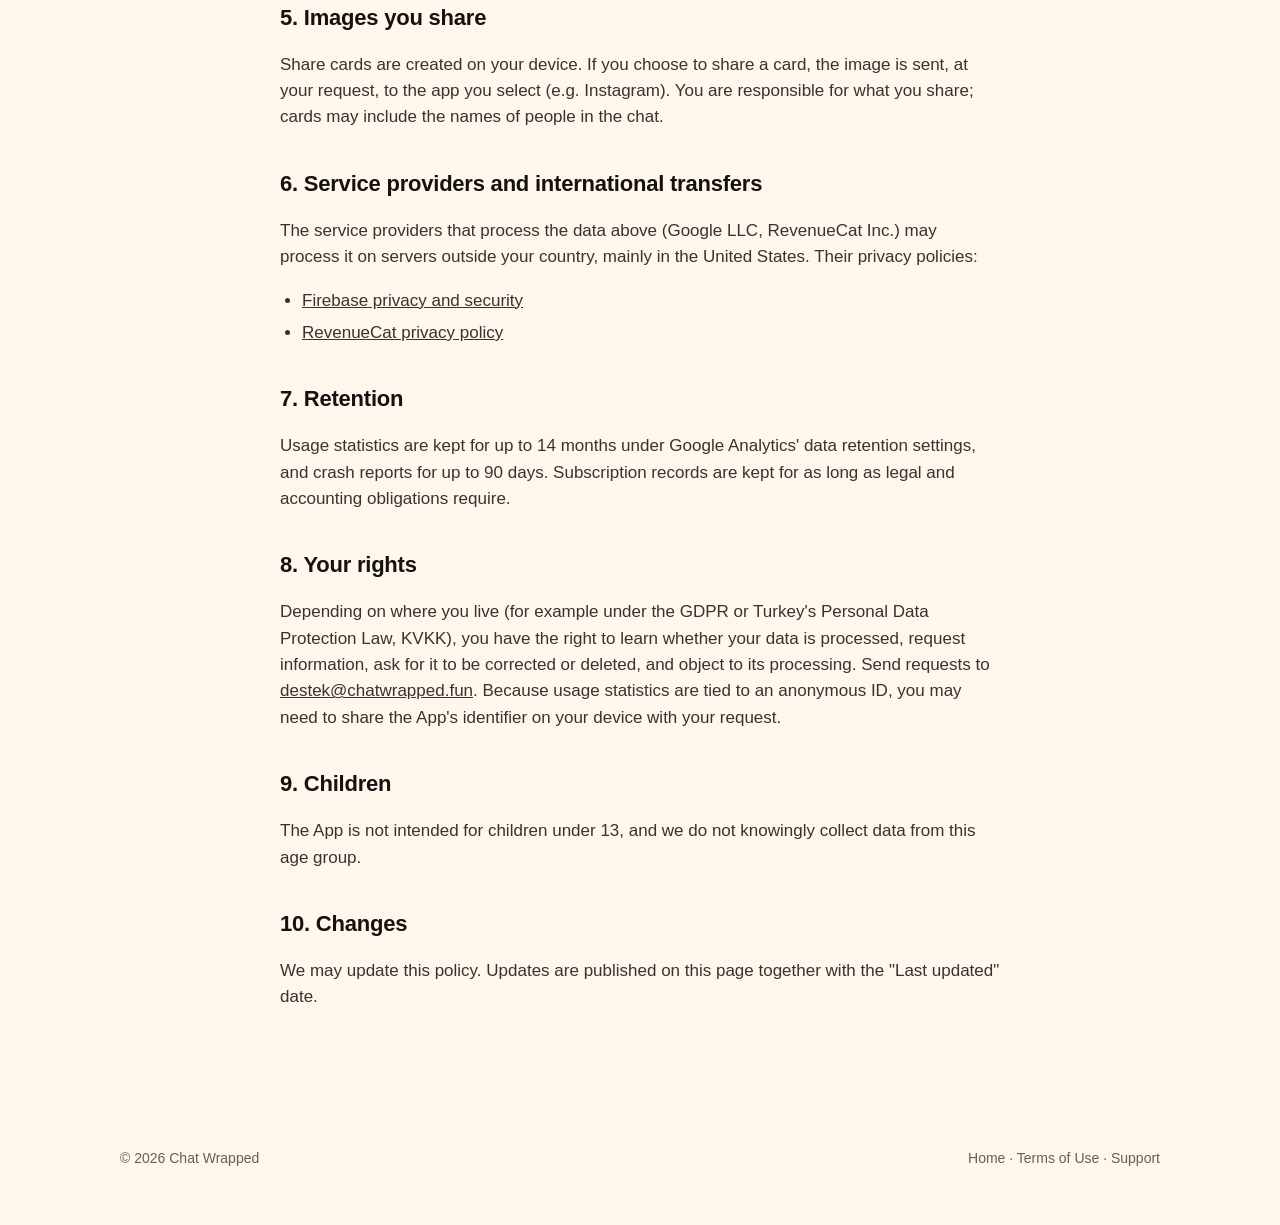
<file: en/privacy/index.html>
<!doctype html>
<html lang="en">
<head>
  <meta charset="utf-8">
  <meta name="viewport" content="width=device-width, initial-scale=1">
  <title>Privacy Policy — Chat Wrapped</title>
  <meta name="description" content="Chat Wrapped privacy policy: your chat is analyzed on your device and message content is never sent to a server.">
  <meta name="theme-color" content="#FFF7EC">
  <link rel="icon" href="/assets/favicon.png">
  <link rel="stylesheet" href="/assets/style.css">
  <link rel="alternate" hreflang="tr" href="https://chatwrapped.fun/gizlilik/">
  <link rel="alternate" hreflang="en" href="https://chatwrapped.fun/en/privacy/">
</head>
<body class="doc">
  <header class="wrap nav">
    <a class="brand" href="/"><img src="/assets/icon.png" alt=""><span>Chat Wrapped</span></a>
    <nav class="nav-links">
      <a href="/en/terms/">Terms</a>
      <a href="/gizlilik/" hreflang="tr" lang="tr">Türkçe</a>
    </nav>
  </header>

  <main class="legal">
    <h1>Privacy Policy</h1>
    <p class="updated">Last updated: November 13, 2026</p>

    <p class="callout">In short: your chat is analyzed entirely on your phone. Your messages, names and chat content are never sent to any server. We only collect anonymous usage statistics and crash reports to understand how the app is used.</p>

    <h2>1. What this policy covers</h2>
    <p>This policy explains what data is processed when you use the Chat Wrapped mobile app (the "App") and the chatwrapped.fun website. The developer of the App is the data controller under this policy. You can reach us at <a href="mailto:destek@chatwrapped.fun">destek@chatwrapped.fun</a>.</p>

    <h2>2. Your chat file</h2>
    <ul>
      <li>The chat export file (.txt or .zip) you load into the App is read and analyzed <strong>only on your device</strong>.</li>
      <li>Message content, participant names, phone numbers and the file name are <strong>never sent to any server</strong> and are not stored on our servers or those of third parties.</li>
      <li>When you pick a file, the operating system may place a copy in the App's temporary cache on your device. This copy never leaves your device; you can remove it completely by deleting the App.</li>
      <li>Because you are processing messages written by other people in the chat, the App asks you to confirm that they are aware of this before you load a file.</li>
    </ul>

    <h2>3. Data we collect</h2>
    <table>
      <thead>
        <tr><th>Data</th><th>Purpose</th><th>Service provider</th></tr>
      </thead>
      <tbody>
        <tr>
          <td>In-app usage events (e.g. "analysis completed", "share button tapped"), the total <em>number</em> of messages and participants, chat type (group / one-to-one)</td>
          <td>Understanding which steps are difficult and improving the App</td>
          <td>Google Firebase Analytics</td>
        </tr>
        <tr>
          <td>Device model, operating system version, app version, language, approximate country/city (from IP address), a random app-specific identifier</td>
          <td>Statistics and debugging</td>
          <td>Google Firebase Analytics and Crashlytics</td>
        </tr>
        <tr>
          <td>Crash and error reports</td>
          <td>Finding and fixing bugs</td>
          <td>Google Firebase Crashlytics</td>
        </tr>
        <tr>
          <td>Subscription status and purchase history, an anonymous user ID</td>
          <td>Verifying and restoring your Premium subscription</td>
          <td>RevenueCat</td>
        </tr>
      </tbody>
    </table>
    <p>None of this data contains the content of your chat. We do not collect the advertising identifier (IDFA / Android Advertising ID), and we do not use your data for advertising or sell it. The App contains no ads.</p>

    <h2>4. Payments</h2>
    <p>Purchases are made through the Apple App Store or Google Play. Your payment details never reach us; they are processed by Apple or Google under their own privacy policies.</p>

    <h2>5. Images you share</h2>
    <p>Share cards are created on your device. If you choose to share a card, the image is sent, at your request, to the app you select (e.g. Instagram). You are responsible for what you share; cards may include the names of people in the chat.</p>

    <h2>6. Service providers and international transfers</h2>
    <p>The service providers that process the data above (Google LLC, RevenueCat Inc.) may process it on servers outside your country, mainly in the United States. Their privacy policies:</p>
    <ul>
      <li><a href="https://firebase.google.com/support/privacy" rel="noopener">Firebase privacy and security</a></li>
      <li><a href="https://www.revenuecat.com/privacy" rel="noopener">RevenueCat privacy policy</a></li>
    </ul>

    <h2>7. Retention</h2>
    <p>Usage statistics are kept for up to 14 months under Google Analytics' data retention settings, and crash reports for up to 90 days. Subscription records are kept for as long as legal and accounting obligations require.</p>

    <h2>8. Your rights</h2>
    <p>Depending on where you live (for example under the GDPR or Turkey's Personal Data Protection Law, KVKK), you have the right to learn whether your data is processed, request information, ask for it to be corrected or deleted, and object to its processing. Send requests to <a href="mailto:destek@chatwrapped.fun">destek@chatwrapped.fun</a>. Because usage statistics are tied to an anonymous ID, you may need to share the App's identifier on your device with your request.</p>

    <h2>9. Children</h2>
    <p>The App is not intended for children under 13, and we do not knowingly collect data from this age group.</p>

    <h2>10. Changes</h2>
    <p>We may update this policy. Updates are published on this page together with the "Last updated" date.</p>
  </main>

  <footer class="wrap footer">
    <div class="row">
      <span>© 2026 Chat Wrapped</span>
      <span><a href="/">Home</a> · <a href="/en/terms/">Terms of Use</a> · <a href="mailto:destek@chatwrapped.fun">Support</a></span>
    </div>
  </footer>
</body>
</html>
</file>
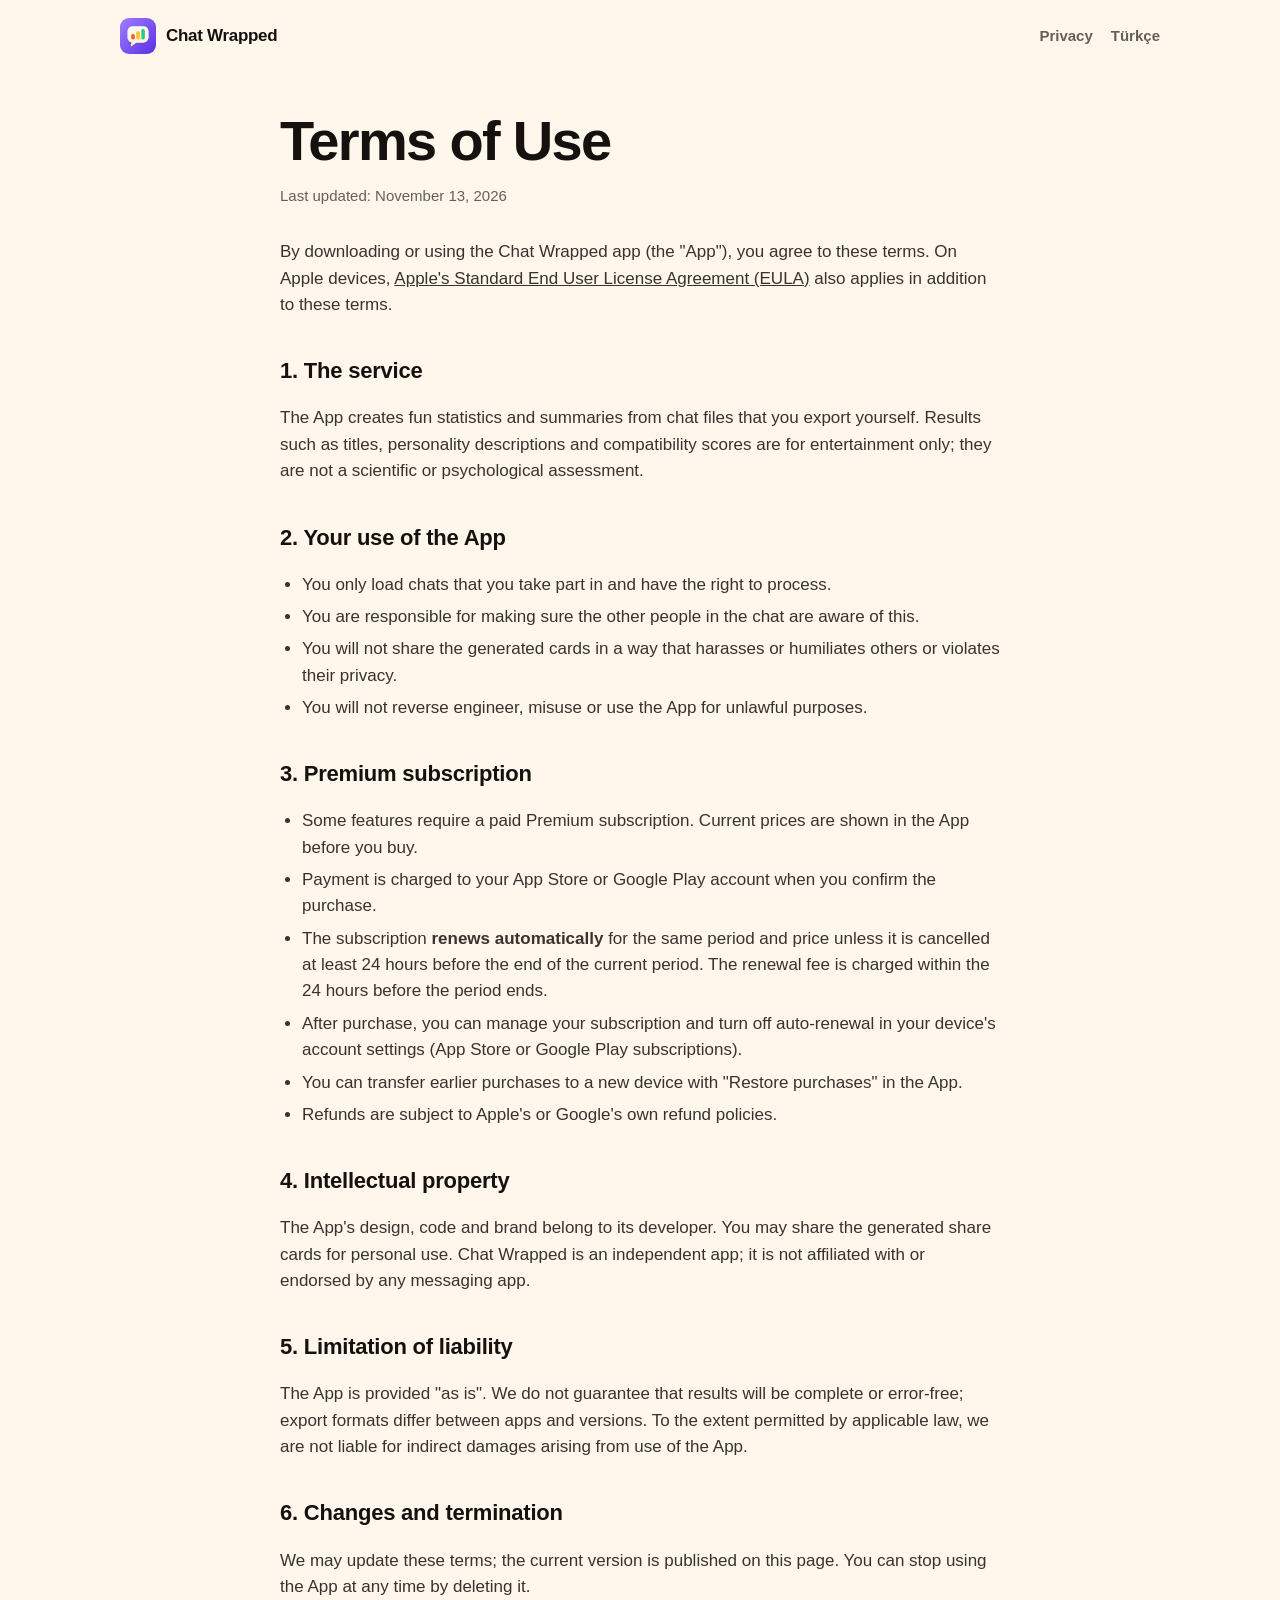
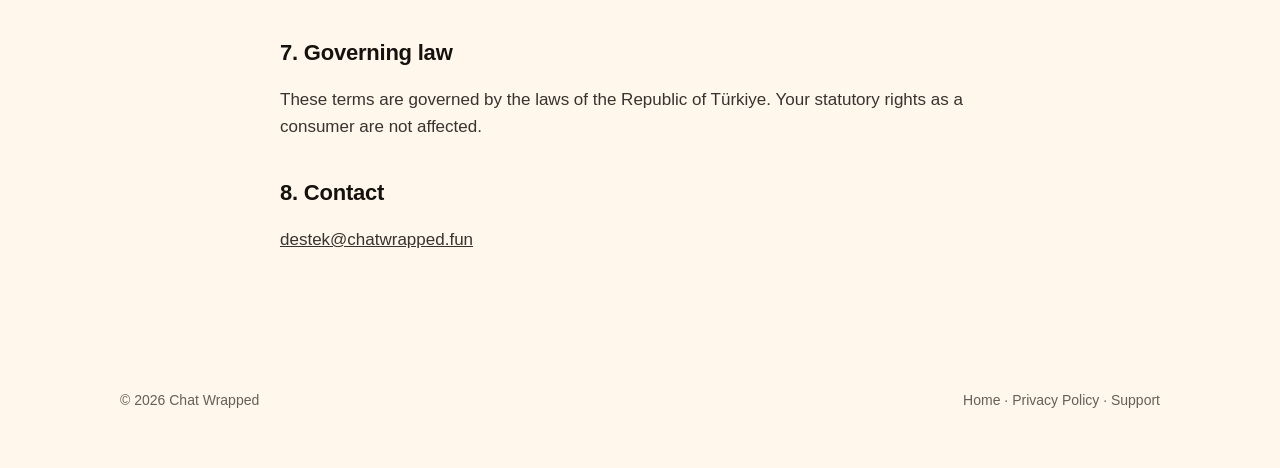
<file: en/terms/index.html>
<!doctype html>
<html lang="en">
<head>
  <meta charset="utf-8">
  <meta name="viewport" content="width=device-width, initial-scale=1">
  <title>Terms of Use — Chat Wrapped</title>
  <meta name="description" content="Chat Wrapped terms of use and subscription terms.">
  <meta name="theme-color" content="#FFF7EC">
  <link rel="icon" href="/assets/favicon.png">
  <link rel="stylesheet" href="/assets/style.css">
  <link rel="alternate" hreflang="tr" href="https://chatwrapped.fun/kosullar/">
  <link rel="alternate" hreflang="en" href="https://chatwrapped.fun/en/terms/">
</head>
<body class="doc">
  <header class="wrap nav">
    <a class="brand" href="/"><img src="/assets/icon.png" alt=""><span>Chat Wrapped</span></a>
    <nav class="nav-links">
      <a href="/en/privacy/">Privacy</a>
      <a href="/kosullar/" hreflang="tr" lang="tr">Türkçe</a>
    </nav>
  </header>

  <main class="legal">
    <h1>Terms of Use</h1>
    <p class="updated">Last updated: November 13, 2026</p>

    <p>By downloading or using the Chat Wrapped app (the "App"), you agree to these terms. On Apple devices, <a href="https://www.apple.com/legal/internet-services/itunes/dev/stdeula/" rel="noopener">Apple's Standard End User License Agreement (EULA)</a> also applies in addition to these terms.</p>

    <h2>1. The service</h2>
    <p>The App creates fun statistics and summaries from chat files that you export yourself. Results such as titles, personality descriptions and compatibility scores are for entertainment only; they are not a scientific or psychological assessment.</p>

    <h2>2. Your use of the App</h2>
    <ul>
      <li>You only load chats that you take part in and have the right to process.</li>
      <li>You are responsible for making sure the other people in the chat are aware of this.</li>
      <li>You will not share the generated cards in a way that harasses or humiliates others or violates their privacy.</li>
      <li>You will not reverse engineer, misuse or use the App for unlawful purposes.</li>
    </ul>

    <h2>3. Premium subscription</h2>
    <ul>
      <li>Some features require a paid Premium subscription. Current prices are shown in the App before you buy.</li>
      <li>Payment is charged to your App Store or Google Play account when you confirm the purchase.</li>
      <li>The subscription <strong>renews automatically</strong> for the same period and price unless it is cancelled at least 24 hours before the end of the current period. The renewal fee is charged within the 24 hours before the period ends.</li>
      <li>After purchase, you can manage your subscription and turn off auto-renewal in your device's account settings (App Store or Google Play subscriptions).</li>
      <li>You can transfer earlier purchases to a new device with "Restore purchases" in the App.</li>
      <li>Refunds are subject to Apple's or Google's own refund policies.</li>
    </ul>

    <h2>4. Intellectual property</h2>
    <p>The App's design, code and brand belong to its developer. You may share the generated share cards for personal use. Chat Wrapped is an independent app; it is not affiliated with or endorsed by any messaging app.</p>

    <h2>5. Limitation of liability</h2>
    <p>The App is provided "as is". We do not guarantee that results will be complete or error-free; export formats differ between apps and versions. To the extent permitted by applicable law, we are not liable for indirect damages arising from use of the App.</p>

    <h2>6. Changes and termination</h2>
    <p>We may update these terms; the current version is published on this page. You can stop using the App at any time by deleting it.</p>

    <h2>7. Governing law</h2>
    <p>These terms are governed by the laws of the Republic of Türkiye. Your statutory rights as a consumer are not affected.</p>

    <h2>8. Contact</h2>
    <p><a href="mailto:destek@chatwrapped.fun">destek@chatwrapped.fun</a></p>
  </main>

  <footer class="wrap footer">
    <div class="row">
      <span>© 2026 Chat Wrapped</span>
      <span><a href="/">Home</a> · <a href="/en/privacy/">Privacy Policy</a> · <a href="mailto:destek@chatwrapped.fun">Support</a></span>
    </div>
  </footer>
</body>
</html>
</file>
<file: assets/style.css>
:root {
  --ink: #15110E;
  --paper: #FFF7EC;
  --tomato: #FF5A36;
  --blue: #3B4BFF;
  --lemon: #F7E94B;
  --mint: #3DDC97;
  --pink: #FF9BD2;
  --violet: #8A63FF;
  --sky: #8FD8FF;
  --ink-soft: rgba(21, 17, 14, 0.66);
  --paper-soft: rgba(255, 247, 236, 0.72);
  --radius: 28px;
  --max: 1080px;
}

* { box-sizing: border-box; }

html { -webkit-text-size-adjust: 100%; }

body {
  margin: 0;
  background: var(--ink);
  color: var(--paper);
  font-family: -apple-system, BlinkMacSystemFont, "Segoe UI", Roboto, "Helvetica Neue", Arial, sans-serif;
  font-size: 17px;
  line-height: 1.55;
}

a { color: inherit; }

.wrap { max-width: var(--max); margin: 0 auto; padding: 0 20px; }

/* Header */
.nav {
  display: flex; align-items: center; justify-content: space-between;
  padding-block: 18px;
}
.brand { display: flex; align-items: center; gap: 10px; text-decoration: none; font-weight: 900; letter-spacing: -0.3px; }
.brand img { width: 36px; height: 36px; border-radius: 9px; }
.nav-links { display: flex; gap: 18px; font-weight: 600; font-size: 15px; }
.nav-links a { text-decoration: none; color: var(--paper-soft); }
.nav-links a:hover { color: var(--paper); }

/* Hero */
.hero { padding-block: 48px 64px; position: relative; overflow: hidden; }
.bubbles { display: flex; flex-wrap: wrap; gap: 10px; margin-bottom: 28px; }
.bubble {
  display: inline-block; padding: 10px 18px; border-radius: 22px;
  color: var(--ink); font-weight: 800; font-size: 16px;
}
.bubble:nth-child(odd) { transform: rotate(-2deg); }
.bubble:nth-child(even) { transform: rotate(2deg); }
.hero h1 {
  font-size: clamp(48px, 11vw, 112px); line-height: 0.95; letter-spacing: -0.045em;
  font-weight: 900; margin: 0 0 22px;
}
.hero p.lead { font-size: clamp(18px, 2.4vw, 22px); color: var(--paper-soft); max-width: 620px; margin: 0 0 30px; }

.cta-row { display: flex; flex-wrap: wrap; gap: 12px; align-items: center; }
.btn {
  display: inline-flex; align-items: center; gap: 10px;
  padding: 16px 26px; border-radius: 999px; font-weight: 800; text-decoration: none;
  background: var(--lemon); color: var(--ink);
}
a.btn:hover, a.btn:focus-visible { filter: brightness(1.06); }
.btn.ghost { background: transparent; color: var(--paper); border: 2px solid rgba(255, 247, 236, 0.3); }
.soon { font-size: 14px; color: var(--paper-soft); }

/* Feature grid */
.section { padding-block: 56px; }
.section h2 { font-size: clamp(32px, 6vw, 56px); line-height: 1; letter-spacing: -0.03em; font-weight: 900; margin: 0 0 28px; }
.grid { display: grid; grid-template-columns: repeat(auto-fit, minmax(260px, 1fr)); gap: 16px; }
.card { border-radius: var(--radius); padding: 28px; color: var(--ink); }
.card .emoji { font-size: 40px; line-height: 1; }
.card h3 { font-size: 24px; letter-spacing: -0.02em; margin: 16px 0 8px; font-weight: 900; }
.card p { margin: 0; color: var(--ink-soft); font-weight: 500; }

.bg-lemon { background: var(--lemon); }
.bg-pink { background: var(--pink); }
.bg-mint { background: var(--mint); }
.bg-sky { background: var(--sky); }
.bg-violet { background: var(--violet); }
.bg-tomato { background: var(--tomato); }

/* Privacy band */
.band {
  border-radius: var(--radius); background: var(--paper); color: var(--ink);
  padding: clamp(28px, 5vw, 56px);
}
.band h2 { margin-bottom: 14px; }
.band p { color: var(--ink-soft); font-size: 19px; max-width: 700px; margin: 0; }

/* Steps */
.steps { counter-reset: s; list-style: none; padding: 0; margin: 0; display: grid; gap: 12px; }
.steps li {
  counter-increment: s; display: flex; gap: 16px; align-items: flex-start;
  background: rgba(255, 247, 236, 0.06); border-radius: 22px; padding: 18px 20px;
}
.steps li::before {
  content: counter(s); flex: 0 0 40px; height: 40px; border-radius: 50%;
  display: grid; place-items: center; font-weight: 900; color: var(--ink); background: var(--lemon);
}

/* Legal pages */
.doc { background: var(--paper); color: var(--ink); }
.doc .nav-links a { color: var(--ink-soft); }
.doc .nav-links a:hover { color: var(--ink); }
.legal { max-width: 760px; margin: 0 auto; padding: 24px 20px 80px; }
.legal h1 { font-size: clamp(36px, 7vw, 56px); line-height: 1.02; letter-spacing: -0.03em; font-weight: 900; margin: 16px 0 8px; }
.legal .updated { color: var(--ink-soft); font-size: 15px; margin-bottom: 32px; }
.legal h2 { font-size: 22px; letter-spacing: -0.01em; margin: 36px 0 10px; font-weight: 900; }
.legal p, .legal li { color: rgba(21, 17, 14, 0.85); }
.legal ul { padding-left: 22px; }
.legal li { margin-bottom: 6px; }
.legal table { width: 100%; border-collapse: collapse; margin: 12px 0; font-size: 15px; display: block; overflow-x: auto; }
.legal th, .legal td { text-align: left; padding: 10px 12px; border-bottom: 1px solid rgba(21, 17, 14, 0.12); vertical-align: top; }
.legal th { font-weight: 800; }
.callout { background: var(--lemon); border-radius: 20px; padding: 18px 20px; font-weight: 600; }

/* Footer */
.footer { padding-block: 40px 56px; color: var(--paper-soft); font-size: 14px; }
.doc .footer { color: var(--ink-soft); }
.footer .row { display: flex; flex-wrap: wrap; gap: 18px; justify-content: space-between; }
.footer a { text-decoration: none; }
.footer a:hover { text-decoration: underline; }

@media (max-width: 560px) {
  .nav-links { gap: 12px; font-size: 14px; }
  .brand span { display: none; }
}
</file>
